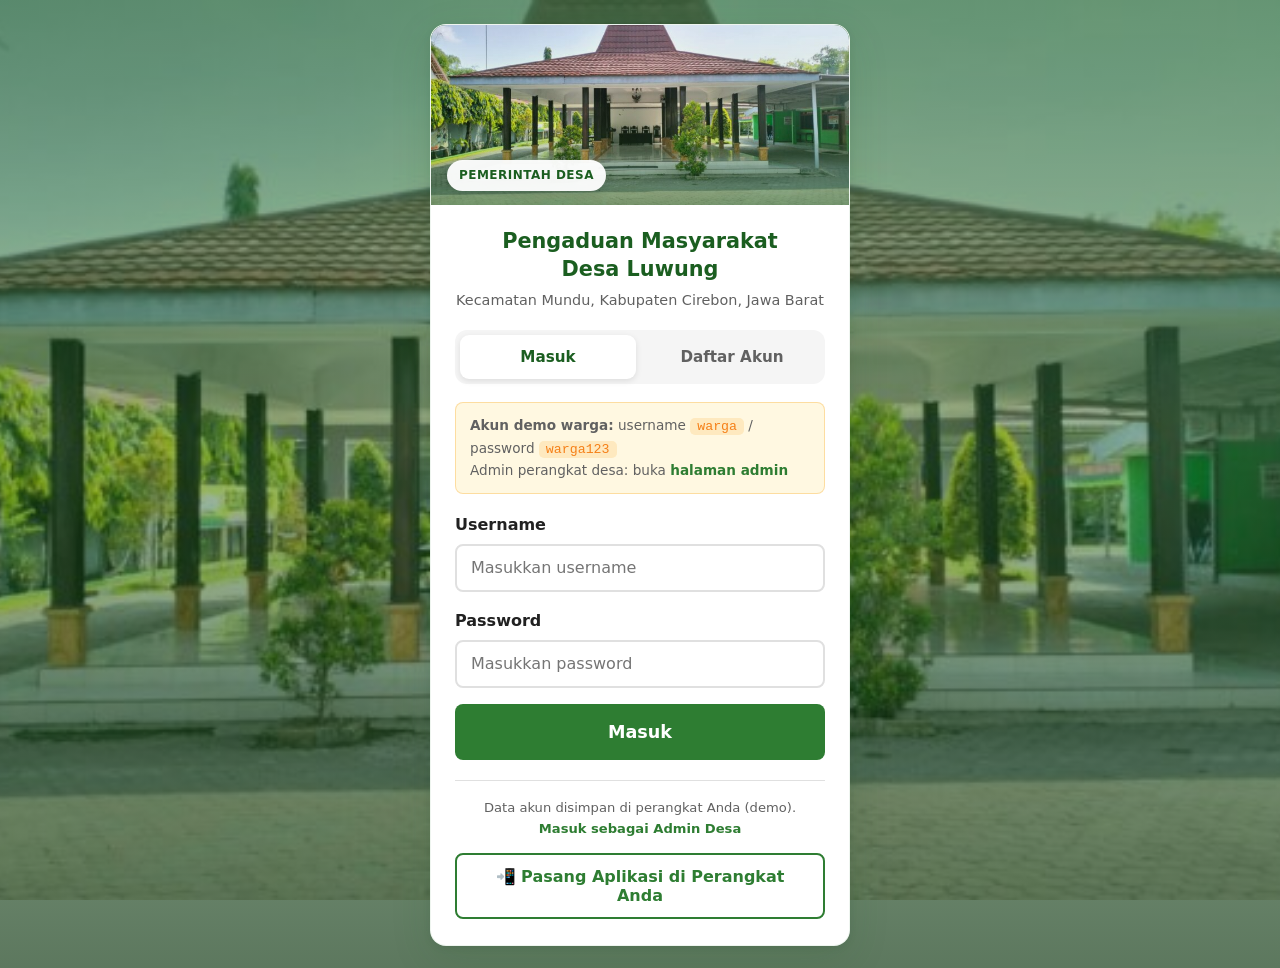
<file: index.html>
<!DOCTYPE html>
<html lang="id">
<head>
  <meta charset="UTF-8">
  <meta name="viewport" content="width=device-width, initial-scale=1, viewport-fit=cover">
  <meta name="theme-color" content="#2e7d32">
  <title>Masuk — Pengaduan Desa Luwung</title>
  <link rel="manifest" href="manifest.json">
  <link rel="icon" href="icons/icon-192.png" type="image/png">
  <link rel="apple-touch-icon" href="icons/apple-touch-icon.png">
  <meta name="mobile-web-app-capable" content="yes">
  <meta name="apple-mobile-web-app-capable" content="yes">
  <meta name="apple-mobile-web-app-status-bar-style" content="default">
  <meta name="apple-mobile-web-app-title" content="Pengaduan Luwung">
  <meta name="format-detection" content="telephone=no">
  <link rel="stylesheet" href="css/style.css">
</head>
<body>
  <div id="offlineBar" class="offline-bar" role="status"></div>
  <main class="landing">
    <div class="landing-card">
  <div class="landing-hero">
    <img
      class="landing-photo"
      src="images/image.png"
      alt="Pendopo / Balai Desa Luwung"
      width="750"
      height="375"
    >
    <div class="landing-hero-overlay"></div>
    <div class="landing-hero-caption">
      <span class="landing-badge">Pemerintah Desa</span>
    </div>
  </div>
  <div class="landing-body">
    <div class="landing-brand">
      <h1>Pengaduan Masyarakat<br>Desa Luwung</h1>
      <p>Kecamatan Mundu, Kabupaten Cirebon, Jawa Barat</p>
    </div>

      <div class="tabs" role="tablist">
        <button type="button" class="active" id="tabLogin" role="tab" aria-selected="true">Masuk</button>
        <button type="button" id="tabDaftar" role="tab" aria-selected="false">Daftar Akun</button>
      </div>

      <div class="demo-info">
        <strong>Akun demo warga:</strong> username <code>warga</code> / password <code>warga123</code><br>
        Admin perangkat desa: buka <a href="admin.html">halaman admin</a>
      </div>

      <!-- LOGIN -->
      <div class="auth-panel active" id="panelLogin">
        <form id="formLoginWarga">
          <div class="form-group">
            <label for="loginUsername">Username</label>
            <input type="text" id="loginUsername" class="form-control" required autocomplete="username" placeholder="Masukkan username">
          </div>
          <div class="form-group">
            <label for="loginPassword">Password</label>
            <input type="password" id="loginPassword" class="form-control" required autocomplete="current-password" placeholder="Masukkan password">
          </div>
          <button type="submit" class="btn btn-primary btn-block btn-lg">Masuk</button>
        </form>
      </div>

      <!-- DAFTAR -->
      <div class="auth-panel" id="panelDaftar">
        <form id="formDaftar">
          <div class="form-group">
            <label for="regNama">Nama Lengkap</label>
            <input type="text" id="regNama" class="form-control" required autocomplete="name" placeholder="Nama sesuai KTP">
          </div>
          <div class="form-group">
            <label for="regUsername">Username</label>
            <input type="text" id="regUsername" class="form-control" required autocomplete="username" placeholder="Minimal 3 karakter">
          </div>
          <div class="form-group">
            <label for="regWhatsapp">Nomor WhatsApp</label>
            <input type="tel" id="regWhatsapp" class="form-control" required inputmode="tel" placeholder="08xxxxxxxxxx">
          </div>
          <div style="display:grid;grid-template-columns:1fr 1fr;gap:12px;">
            <div class="form-group">
              <label for="regRt">RT</label>
              <input type="text" id="regRt" class="form-control" placeholder="01" maxlength="3">
            </div>
            <div class="form-group">
              <label for="regRw">RW</label>
              <input type="text" id="regRw" class="form-control" placeholder="01" maxlength="3">
            </div>
          </div>
          <div class="form-group">
            <label for="regDusun">Dusun / Blok</label>
            <input type="text" id="regDusun" class="form-control" placeholder="Contoh: Blok A">
          </div>
          <div class="form-group">
            <label for="regPassword">Password</label>
            <input type="password" id="regPassword" class="form-control" required autocomplete="new-password" placeholder="Minimal 6 karakter">
          </div>
          <div class="form-group">
            <label for="regPassword2">Konfirmasi Password</label>
            <input type="password" id="regPassword2" class="form-control" required autocomplete="new-password" placeholder="Ulangi password">
          </div>
          <button type="submit" class="btn btn-primary btn-block btn-lg">Daftar Akun</button>
        </form>
      </div>

      <div class="auth-footer">
        Data akun disimpan di perangkat Anda (demo).<br>
        <a href="admin.html">Masuk sebagai Admin Desa</a>
      </div>
  </div><!-- /landing-body -->
    </div><!-- /landing-card -->
  </main>
  <div class="toast-container" aria-live="polite"></div>
  <script src="js/storage.js"></script>
  <script src="js/app.js"></script>
  <script>
    document.addEventListener('DOMContentLoaded', function () {
      if (Storage.isUserLoggedIn()) {
        window.location.href = 'beranda.html';
        return;
      }
      LuwungApp.initLanding();
    });
  </script>
  <script src="js/platform.js"></script>
</body>
</html>
</file>
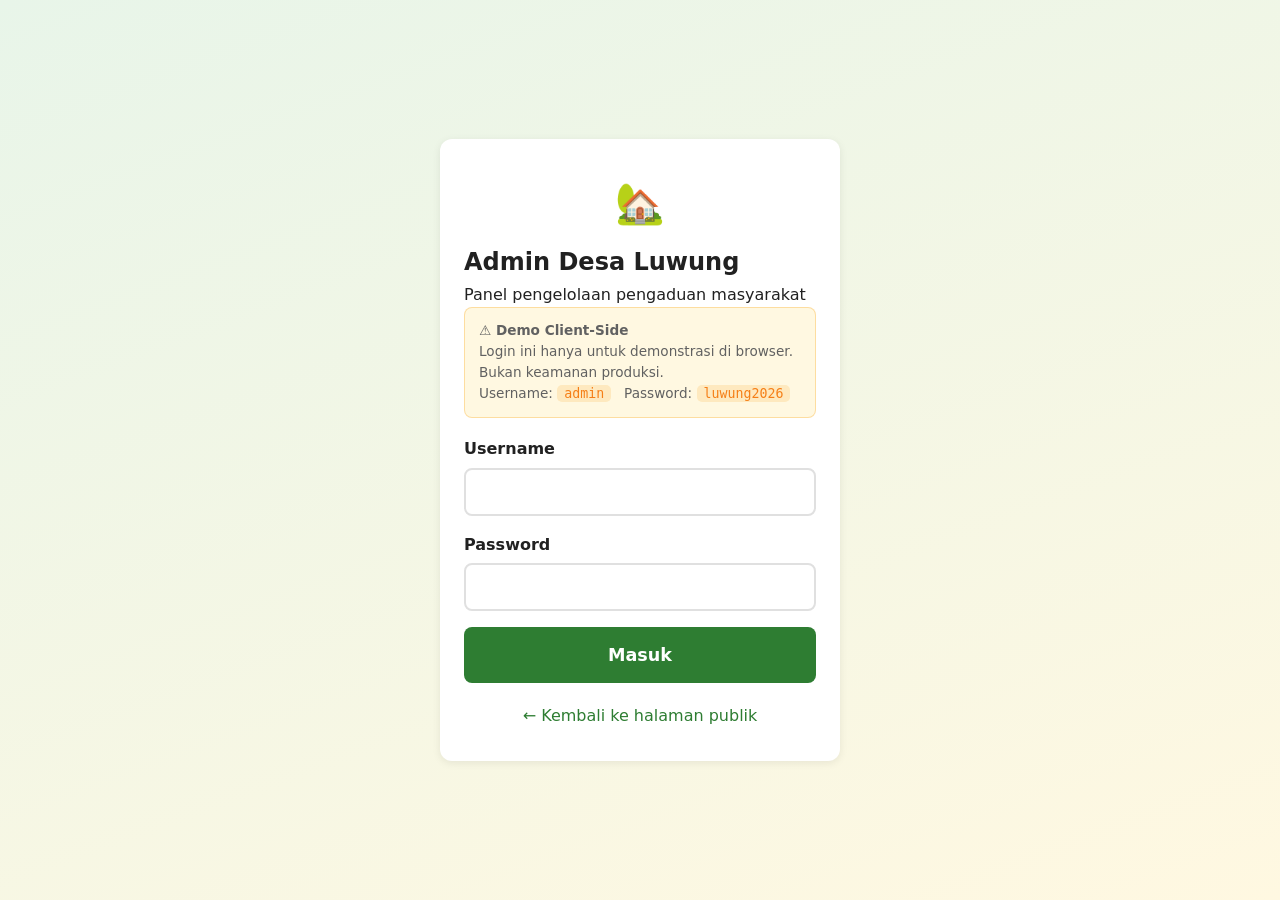
<file: admin.html>
<!DOCTYPE html>
<html lang="id">
<head>
  <meta charset="UTF-8">
  <meta name="viewport" content="width=device-width, initial-scale=1, viewport-fit=cover">
  <meta name="description" content="Panel Admin Pengaduan Desa Luwung">
  <meta name="theme-color" content="#1b5e20">
  <meta name="robots" content="noindex, nofollow">
  <title>Admin — Pengaduan Desa Luwung</title>
  <link rel="manifest" href="manifest.json">
  <link rel="icon" href="icons/icon-192.png" type="image/png">
  <link rel="apple-touch-icon" href="icons/apple-touch-icon.png">
  <meta name="mobile-web-app-capable" content="yes">
  <meta name="apple-mobile-web-app-capable" content="yes">
  <meta name="apple-mobile-web-app-status-bar-style" content="default">
  <meta name="apple-mobile-web-app-title" content="Pengaduan Luwung">
  <meta name="format-detection" content="telephone=no">
  <link rel="stylesheet" href="css/style.css">
  <style>
    .hidden { display: none !important; }
  </style>
</head>
<body class="admin-page">
  <!-- ========== LOGIN ========== -->
  <div id="loginSection" class="login-page">
    <div class="login-card">
      <div style="text-align:center; font-size:2.5rem; margin-bottom:8px;">🏡</div>
      <h1>Admin Desa Luwung</h1>
      <p class="subtitle">Panel pengelolaan pengaduan masyarakat</p>

      <div class="demo-info">
        <strong>⚠️ Demo Client-Side</strong><br>
        Login ini hanya untuk demonstrasi di browser. Bukan keamanan produksi.<br>
        Username: <code>admin</code> &nbsp; Password: <code>luwung2026</code>
      </div>

      <form id="formLogin">
        <div class="form-group">
          <label for="username">Username</label>
          <input type="text" id="username" class="form-control" required autocomplete="username">
        </div>
        <div class="form-group">
          <label for="password">Password</label>
          <input type="password" id="password" class="form-control" required autocomplete="current-password">
        </div>
        <button type="submit" class="btn btn-primary btn-block btn-lg">Masuk</button>
      </form>

      <p style="text-align:center; margin-top:20px;">
        <a href="index.html">← Kembali ke halaman publik</a>
      </p>
    </div>
  </div>

  <!-- ========== ADMIN APP ========== -->
  <div id="adminApp" class="hidden">
    <div class="sidebar-overlay" id="sidebarOverlay"></div>

    <aside class="admin-sidebar" id="adminSidebar">
      <div class="sidebar-header">
        <span style="font-size:1.5rem;">🏡</span>
        <div>
          <strong>Admin Luwung</strong><br>
          <small style="opacity:0.8;">Pengaduan Masyarakat</small>
        </div>
      </div>
      <nav>
        <a href="#dashboard" data-section="dashboard" class="active">📊 Dashboard</a>
        <a href="#pengaduan" data-section="pengaduan">📋 Daftar Pengaduan</a>
        <a href="#pengaturan" data-section="pengaturan">⚙️ Pengaturan</a>
        <a href="#backup" data-section="backup">💾 Backup & Ekspor</a>
        <a href="index.html" style="margin-top:20px; border-top:1px solid rgba(255,255,255,0.15);">🌐 Halaman Publik</a>
        <a href="#" id="btnLogout">🚪 Keluar</a>
      </nav>
    </aside>

    <div class="admin-main">
      <div class="admin-topbar">
        <div style="display:flex; align-items:center; gap:12px;">
          <button class="btn-icon" id="btnToggleSidebar" aria-label="Menu" style="background:var(--hijau-lembut); color:var(--hijau-tua);">☰</button>
          <h2 id="pageTitle" style="font-size:1.15rem; margin:0;">Dashboard</h2>
        </div>
        <div style="display:flex; gap:8px;">
          <button class="btn-icon" data-theme-toggle aria-label="Mode gelap" style="background:var(--abu-muda); color:var(--teks);">🌙</button>
        </div>
      </div>

      <div class="admin-content">
        <!-- DASHBOARD -->
        <section id="section-dashboard" class="admin-section">
          <div class="stats-grid" id="dashStats" style="margin-bottom:20px;">
            <!-- diisi JS -->
          </div>

          <div style="display:grid; grid-template-columns:1fr; gap:16px;" class="chart-row">
            <div class="chart-container">
              <h3 style="margin-bottom:12px;">Status Pengaduan</h3>
              <canvas id="chartStatus" width="300" height="200" aria-label="Grafik status"></canvas>
            </div>
            <div class="chart-container">
              <h3 style="margin-bottom:12px;">Per Kategori</h3>
              <canvas id="chartKategori" width="300" height="220" aria-label="Grafik kategori"></canvas>
            </div>
          </div>

          <h3 style="margin:20px 0 12px;">Pengaduan Terbaru</h3>
          <div id="pengaduanTerbaru"></div>
        </section>

        <!-- DAFTAR PENGADUAN -->
        <section id="section-pengaduan" class="admin-section" style="display:none;">
          <div class="filter-bar">
            <input type="search" id="filterQ" class="form-control" placeholder="Cari kode, judul, nama...">
            <select id="filterKatAdmin" class="form-control">
              <option value="">Semua Kategori</option>
            </select>
            <select id="filterStatusAdmin" class="form-control">
              <option value="">Semua Status</option>
              <option value="Baru">Baru</option>
              <option value="Diverifikasi">Diverifikasi</option>
              <option value="Diproses">Diproses</option>
              <option value="Selesai">Selesai</option>
              <option value="Ditolak">Ditolak</option>
            </select>
            <input type="text" id="filterRT" class="form-control" placeholder="RT" style="max-width:80px;">
          </div>

          <p id="tabelInfo" style="font-size:0.9rem; color:var(--teks-lembut); margin-bottom:8px;"></p>

          <div class="table-wrapper">
            <table>
              <thead>
                <tr>
                  <th>Kode</th>
                  <th>Judul</th>
                  <th>Kategori</th>
                  <th>Status</th>
                  <th>RT/RW</th>
                  <th>Tanggal</th>
                  <th>Aksi</th>
                </tr>
              </thead>
              <tbody id="tabelBody"></tbody>
            </table>
          </div>
          <div class="pagination" id="pagination"></div>
        </section>

        <!-- PENGATURAN -->
        <section id="section-pengaturan" class="admin-section" style="display:none;">
          <div class="card">
            <h3 class="card-title">Pengaturan Umum</h3>
            <form id="formPengaturan">
              <div class="form-group">
                <label for="set_namaKepalaDesa">Nama Kepala Desa</label>
                <input type="text" id="set_namaKepalaDesa" class="form-control">
              </div>
              <div class="form-group">
                <label for="set_alamatKantor">Alamat Kantor Desa</label>
                <textarea id="set_alamatKantor" class="form-control" rows="2"></textarea>
              </div>
              <div class="form-group">
                <label for="set_jamPelayanan">Jam Pelayanan</label>
                <input type="text" id="set_jamPelayanan" class="form-control">
              </div>
              <div class="form-group">
                <label for="set_telepon">Telepon</label>
                <input type="text" id="set_telepon" class="form-control">
              </div>
              <div class="form-group">
                <label for="set_whatsapp">WhatsApp (format: 628xxxxxxxxxx)</label>
                <input type="text" id="set_whatsapp" class="form-control">
              </div>
              <div class="form-group">
                <label for="set_email">Email</label>
                <input type="email" id="set_email" class="form-control">
              </div>

              <h4 style="margin:20px 0 10px;">Daftar Kategori</h4>
              <div id="daftarKategori"></div>
              <button type="button" class="btn btn-outline btn-sm" id="btnTambahKategori" style="margin-top:8px;">+ Tambah Kategori</button>

              <button type="submit" class="btn btn-primary btn-block" style="margin-top:24px;">Simpan Pengaturan</button>
            </form>
          </div>
        </section>

        <!-- BACKUP -->
        <section id="section-backup" class="admin-section" style="display:none;">
          <div class="card">
            <h3 class="card-title">Backup & Restore Data</h3>
            <p style="margin-bottom:16px; color:var(--teks-lembut);">Data saat ini disimpan di localStorage browser. Lakukan backup secara berkala.</p>
            <div style="display:flex; flex-wrap:wrap; gap:10px;">
              <button class="btn btn-primary" id="btnExportJSON">📥 Unduh Backup JSON</button>
              <button class="btn btn-outline" id="btnImportJSON">📤 Import Backup JSON</button>
              <input type="file" id="importFile" accept=".json" style="display:none;">
            </div>
          </div>

          <div class="card">
            <h3 class="card-title">Ekspor & Cetak</h3>
            <div style="display:flex; flex-wrap:wrap; gap:10px;">
              <button class="btn btn-secondary" id="btnExportCSV">📊 Ekspor CSV</button>
              <button class="btn btn-outline" id="btnPrint">🖨️ Cetak Laporan</button>
            </div>
          </div>

          <div class="card">
            <h3 class="card-title">Catatan Keterbatasan</h3>
            <ul style="padding-left:20px; color:var(--teks-lembut); font-size:0.95rem;">
              <li>Data hanya tersimpan di perangkat/browser ini.</li>
              <li>Jika cache dibersihkan atau ganti perangkat, data hilang.</li>
              <li>Login admin hanya demo client-side — bukan keamanan produksi.</li>
              <li>Untuk produksi: gunakan backend (Firebase, Google Sheets, atau REST API) dan autentikasi yang aman.</li>
            </ul>
          </div>
        </section>
      </div>
    </div>
  </div>

  <!-- Modal Detail -->
  <div class="modal-overlay" id="modalDetail" role="dialog" aria-modal="true" aria-labelledby="modalTitle">
    <div class="modal">
      <div class="modal-header">
        <h3 id="modalTitle">Detail Pengaduan</h3>
        <button class="btn-icon" id="btnCloseModal" aria-label="Tutup" style="background:var(--abu-muda); color:var(--teks);">×</button>
      </div>
      <div class="modal-body" id="modalBody"></div>
      <div class="modal-footer">
        <button class="btn btn-outline" id="btnCloseModal2" onclick="document.getElementById('modalDetail').classList.remove('show')">Tutup</button>
        <button class="btn btn-primary" id="btnSimpanStatus">Simpan Perubahan</button>
      </div>
    </div>
  </div>

  <div class="toast-container" aria-live="polite"></div>

  <script src="js/storage.js"></script>
  <script src="js/app.js"></script>
  <script src="js/admin.js"></script>
  <script src="js/platform.js"></script>
</body>
</html>
</file>
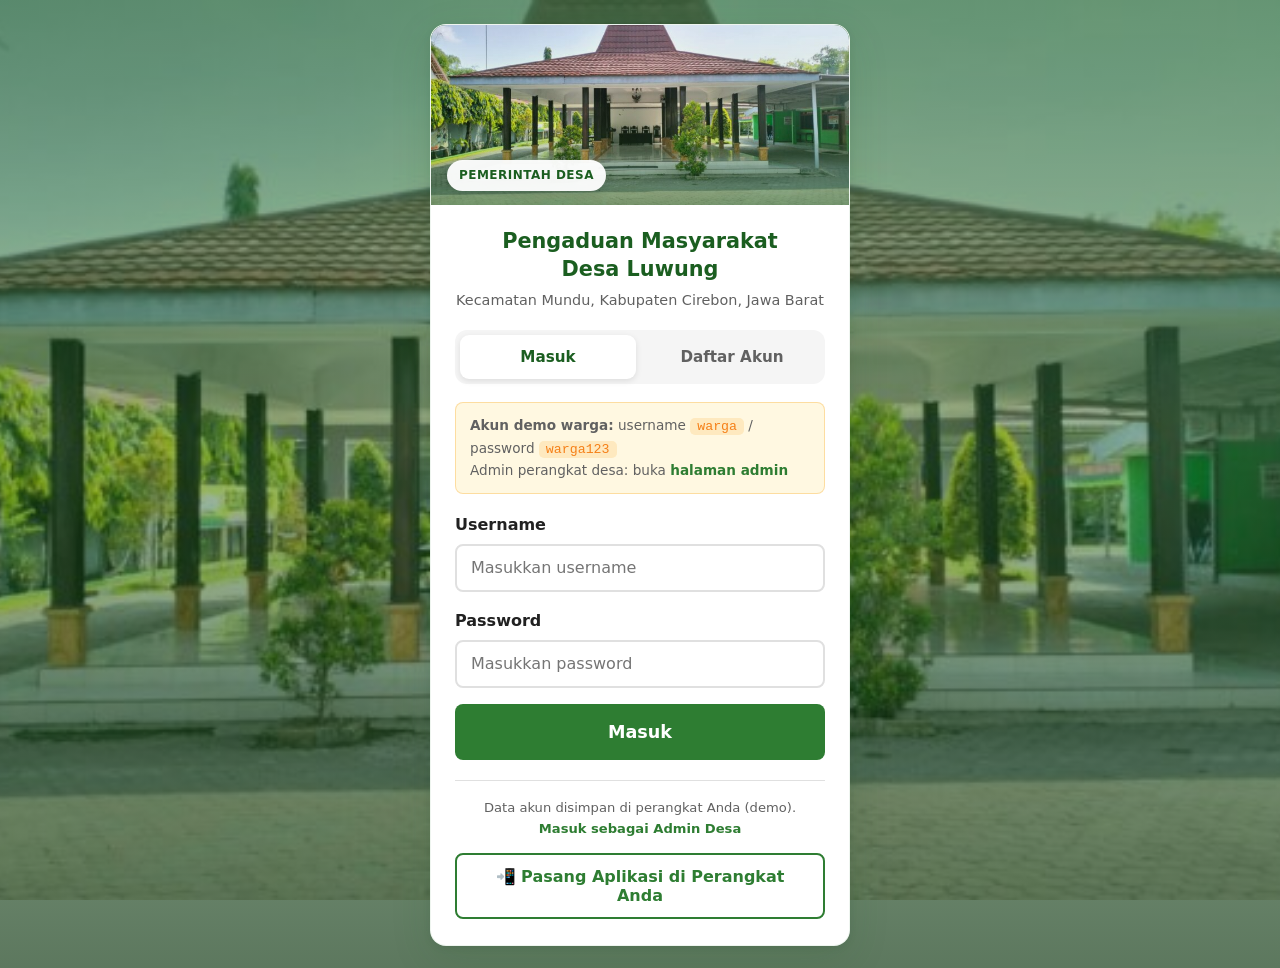
<file: beranda.html>
<!DOCTYPE html>
<html lang="id">
<head>
  <meta charset="UTF-8">
  <meta name="viewport" content="width=device-width, initial-scale=1, viewport-fit=cover">
  <meta name="theme-color" content="#2e7d32">
  <title>Beranda — Pengaduan Desa Luwung</title>
  <link rel="manifest" href="manifest.json">
  <link rel="icon" href="icons/icon-192.png" type="image/png">
  <link rel="apple-touch-icon" href="icons/apple-touch-icon.png">
  <meta name="mobile-web-app-capable" content="yes">
  <meta name="apple-mobile-web-app-capable" content="yes">
  <meta name="apple-mobile-web-app-status-bar-style" content="default">
  <meta name="apple-mobile-web-app-title" content="Pengaduan Luwung">
  <meta name="format-detection" content="telephone=no">
  <link rel="stylesheet" href="css/style.css">
</head>
<body data-page="beranda">
  <div id="offlineBar" class="offline-bar" role="status"></div>
  <div class="sidebar-overlay" id="sidebarOverlay"></div>

  <div class="app-shell">
    <aside class="app-sidebar" id="appSidebar" aria-label="Menu utama">
      <div class="sidebar-brand">
        <div class="icon">🏡</div>
        <div>
          <strong>Desa Luwung</strong>
          <small>Pengaduan Masyarakat</small>
        </div>
      </div>
      <nav>
        <a href="beranda.html" class="active"><span class="ic">🏠</span> Beranda</a>
        <a href="pengaduan.html"><span class="ic">📝</span> Buat Pengaduan</a>
        <a href="lacak.html"><span class="ic">🔍</span> Cek Status</a>
        <a href="daftar.html"><span class="ic">📋</span> Daftar Publik</a>
        <a href="profil.html"><span class="ic">ℹ️</span> Profil Desa</a>
        <a href="#" id="btnLogoutWarga"><span class="ic">🚪</span> Keluar</a>
      </nav>
      <div class="sidebar-user" id="sidebarUserInfo">—</div>
    </aside>

    <div class="app-main">
      <div class="app-topbar">
        <div style="display:flex;align-items:center;gap:10px;">
          <button type="button" class="btn-icon menu-toggle" id="btnToggleMenu" aria-label="Buka menu"
            style="background:var(--hijau-lembut);color:var(--hijau-tua);">☰</button>
          <h2 id="pageTitle">Beranda</h2>
        </div>
        <button type="button" class="btn-icon" data-theme-toggle aria-label="Mode gelap"
          style="background:var(--abu-muda);color:var(--teks);">🌙</button>
      </div>

      <div class="app-content">
        <section class="hero-photo" id="beranda">
          <img src="images/image.png" alt="Pendopo / Balai Desa Luwung" class="hero-photo-img" width="750" height="375">
          <div class="hero-photo-overlay"></div>
          <div class="hero-photo-content">
            <span class="hero-tag">🏡 Pemerintah Desa Luwung</span>
            <h1>Selamat datang</h1>
            <p id="welcomeText">Sampaikan pengaduan, aspirasi, dan saran Anda kepada Pemerintah Desa Luwung.</p>
            <div class="hero-actions">
              <a href="pengaduan.html" class="btn btn-secondary">📝 Buat Pengaduan</a>
              <a href="lacak.html" class="btn btn-light">🔍 Cek Status</a>
            </div>
          </div>
        </section>

        <div class="stats-grid stats-overlap" aria-label="Statistik pengaduan">
          <div class="stat-card"><div class="stat-number" id="statTotal">0</div><div class="stat-label">Total Masuk</div></div>
          <div class="stat-card baru"><div class="stat-number" id="statBaru">0</div><div class="stat-label">Baru</div></div>
          <div class="stat-card diproses"><div class="stat-number" id="statProses">0</div><div class="stat-label">Diproses</div></div>
          <div class="stat-card selesai"><div class="stat-number" id="statSelesai">0</div><div class="stat-label">Selesai</div></div>
        </div>

        <section class="home-section" id="cara">
          <h2 class="section-title">Cara Menyampaikan Pengaduan</h2>
          <p class="section-sub">Mudah, cepat, dan bisa dipantau kapan saja.</p>
          <div class="steps-grid">
            <article class="step-card">
              <img src="images/langkah-1.svg" alt="Mengisi formulir pengaduan" loading="lazy" width="400" height="240">
              <div class="step-body"><span class="step-num">1</span><h3>Isi Formulir</h3><p>Tulis judul, isi pengaduan, dan lampirkan foto bukti bila ada.</p></div>
            </article>
            <article class="step-card">
              <img src="images/langkah-2.svg" alt="Menerima kode tiket" loading="lazy" width="400" height="240">
              <div class="step-body"><span class="step-num">2</span><h3>Dapatkan Kode Tiket</h3><p>Setelah terkirim, simpan kode tiket untuk melacak pengaduan Anda.</p></div>
            </article>
            <article class="step-card">
              <img src="images/langkah-3.svg" alt="Memantau status pengaduan" loading="lazy" width="400" height="240">
              <div class="step-body"><span class="step-num">3</span><h3>Pantau Status</h3><p>Lihat perkembangan penanganan oleh perangkat desa di menu Cek Status.</p></div>
            </article>
          </div>
        </section>

        <section class="home-section" id="kategori-info">
          <h2 class="section-title">Jenis Pengaduan yang Dilayani</h2>
          <p class="section-sub">Pilih topik untuk langsung membuka formulir pengaduan.</p>
          <div class="kat-grid">
            <a href="pengaduan.html?kategori=Infrastruktur%20%28jalan%2C%20jembatan%2C%20drainase%29" class="kat-card"><img src="images/kat-infrastruktur.svg" alt="" loading="lazy" width="400" height="240"><span>Infrastruktur</span></a>
            <a href="pengaduan.html?kategori=Kebersihan%20%26%20Sampah" class="kat-card"><img src="images/kat-kebersihan.svg" alt="" loading="lazy" width="400" height="240"><span>Kebersihan &amp; Sampah</span></a>
            <a href="pengaduan.html?kategori=Penerangan%20Jalan" class="kat-card"><img src="images/kat-penerangan.svg" alt="" loading="lazy" width="400" height="240"><span>Penerangan Jalan</span></a>
            <a href="pengaduan.html?kategori=Air%20Bersih%20%26%20Irigasi" class="kat-card"><img src="images/kat-air.svg" alt="" loading="lazy" width="400" height="240"><span>Air Bersih &amp; Irigasi</span></a>
            <a href="pengaduan.html?kategori=Keamanan%20%26%20Ketertiban" class="kat-card"><img src="images/kat-keamanan.svg" alt="" loading="lazy" width="400" height="240"><span>Keamanan &amp; Ketertiban</span></a>
            <a href="pengaduan.html?kategori=Pelayanan%20Administrasi" class="kat-card"><img src="images/kat-administrasi.svg" alt="" loading="lazy" width="400" height="240"><span>Pelayanan Administrasi</span></a>
            <a href="pengaduan.html?kategori=Bantuan%20Sosial" class="kat-card"><img src="images/kat-bansos.svg" alt="" loading="lazy" width="400" height="240"><span>Bantuan Sosial</span></a>
            <a href="pengaduan.html?kategori=Kesehatan" class="kat-card"><img src="images/kat-kesehatan.svg" alt="" loading="lazy" width="400" height="240"><span>Kesehatan</span></a>
            <a href="pengaduan.html?kategori=Pendidikan" class="kat-card"><img src="images/kat-pendidikan.svg" alt="" loading="lazy" width="400" height="240"><span>Pendidikan</span></a>
            <a href="pengaduan.html?kategori=Lainnya" class="kat-card"><img src="images/kat-lainnya.svg" alt="" loading="lazy" width="400" height="240"><span>Lainnya</span></a>
          </div>
        </section>

        <section class="home-section" id="galeri">
          <h2 class="section-title">Sekilas Desa Luwung</h2>
          <p class="section-sub">Kecamatan Mundu, Kabupaten Cirebon, Jawa Barat.</p>
          <div class="galeri-grid">
            <figure class="galeri-item galeri-besar"><img src="images/galeri-pendopo.jpg" alt="Pendopo Balai Desa Luwung" loading="lazy" width="480" height="360"><figcaption>Pendopo Balai Desa</figcaption></figure>
            <figure class="galeri-item"><img src="images/galeri-taman.jpg" alt="Taman dan pepohonan di sisi balai desa" loading="lazy" width="480" height="360"><figcaption>Taman Balai Desa</figcaption></figure>
            <figure class="galeri-item"><img src="images/galeri-kantor.jpg" alt="Gedung kantor desa" loading="lazy" width="480" height="360"><figcaption>Kantor Desa</figcaption></figure>
            <figure class="galeri-item"><img src="images/galeri-halaman.jpg" alt="Halaman depan balai desa" loading="lazy" width="750" height="280"><figcaption>Halaman Depan</figcaption></figure>
          </div>
        </section>
      </div>
    </div>
  </div>

  <div class="toast-container" aria-live="polite"></div>
  <script src="js/storage.js"></script>
  <script src="js/app.js"></script>
  <script>
    document.addEventListener('DOMContentLoaded', function () {
      if (!Storage.requireUserOrRedirect()) return;
      LuwungApp.initAppShell();
      LuwungApp.renderBeranda();
    });
  </script>
  <script src="js/platform.js"></script>
</body>
</html>
</file>
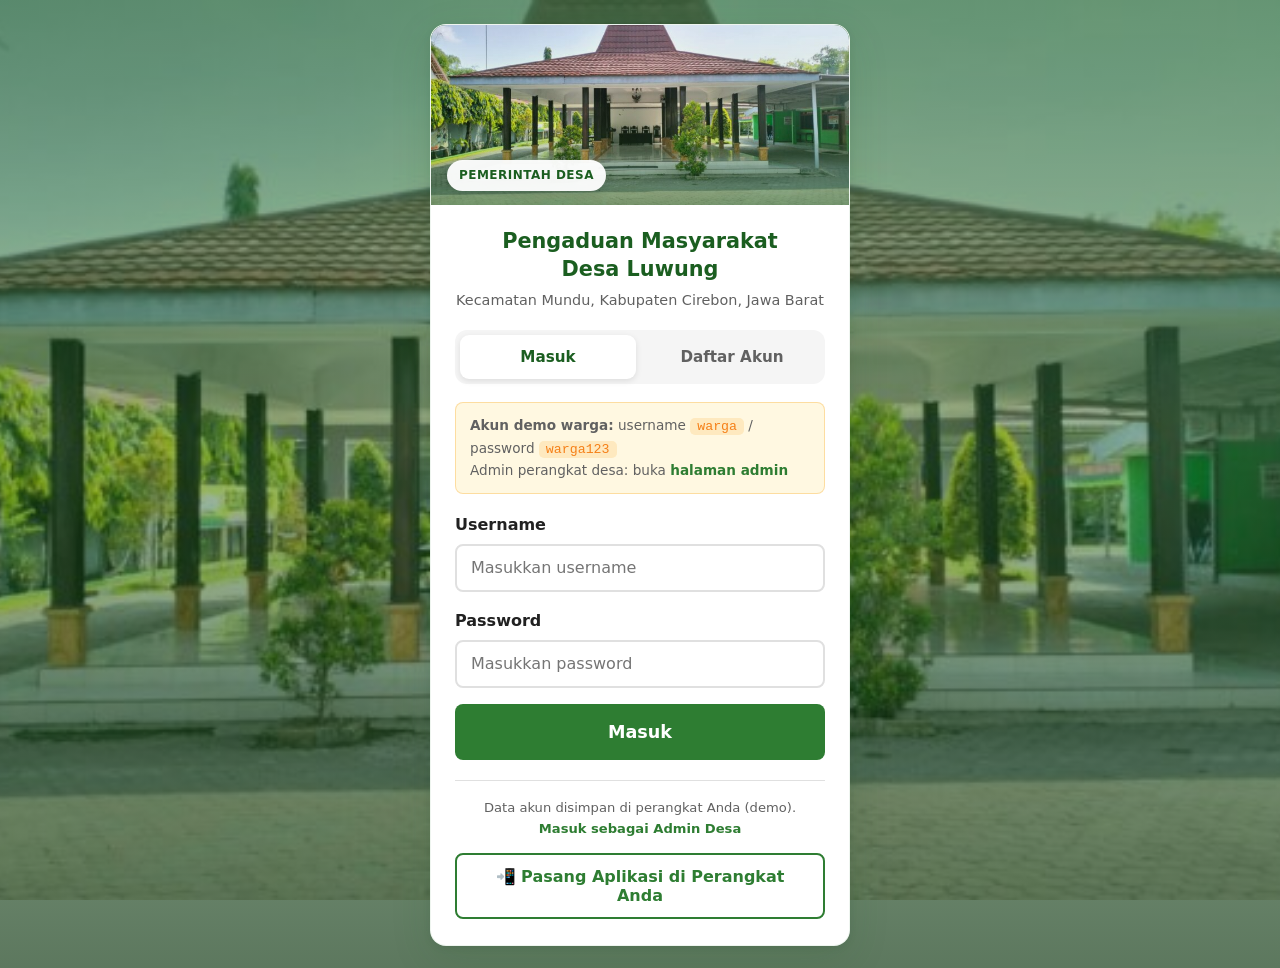
<file: daftar.html>
<!DOCTYPE html>
<html lang="id">
<head>
  <meta charset="UTF-8">
  <meta name="viewport" content="width=device-width, initial-scale=1, viewport-fit=cover">
  <meta name="theme-color" content="#2e7d32">
  <title>Daftar Publik — Pengaduan Desa Luwung</title>
  <link rel="manifest" href="manifest.json">
  <link rel="icon" href="icons/icon-192.png" type="image/png">
  <link rel="apple-touch-icon" href="icons/apple-touch-icon.png">
  <meta name="mobile-web-app-capable" content="yes">
  <meta name="apple-mobile-web-app-capable" content="yes">
  <meta name="apple-mobile-web-app-status-bar-style" content="default">
  <meta name="apple-mobile-web-app-title" content="Pengaduan Luwung">
  <meta name="format-detection" content="telephone=no">
  <link rel="stylesheet" href="css/style.css">
</head>
<body data-page="daftar">
  <div id="offlineBar" class="offline-bar" role="status"></div>
  <div class="sidebar-overlay" id="sidebarOverlay"></div>

  <div class="app-shell">
    <aside class="app-sidebar" id="appSidebar" aria-label="Menu utama">
      <div class="sidebar-brand">
        <div class="icon">🏡</div>
        <div>
          <strong>Desa Luwung</strong>
          <small>Pengaduan Masyarakat</small>
        </div>
      </div>
      <nav>
        <a href="beranda.html"><span class="ic">🏠</span> Beranda</a>
        <a href="pengaduan.html"><span class="ic">📝</span> Buat Pengaduan</a>
        <a href="lacak.html"><span class="ic">🔍</span> Cek Status</a>
        <a href="daftar.html" class="active"><span class="ic">📋</span> Daftar Publik</a>
        <a href="profil.html"><span class="ic">ℹ️</span> Profil Desa</a>
        <a href="#" id="btnLogoutWarga"><span class="ic">🚪</span> Keluar</a>
      </nav>
      <div class="sidebar-user" id="sidebarUserInfo">—</div>
    </aside>

    <div class="app-main">
      <div class="app-topbar">
        <div style="display:flex;align-items:center;gap:10px;">
          <button type="button" class="btn-icon menu-toggle" id="btnToggleMenu" aria-label="Buka menu"
            style="background:var(--hijau-lembut);color:var(--hijau-tua);">☰</button>
          <h2 id="pageTitle">Daftar Publik</h2>
        </div>
        <button type="button" class="btn-icon" data-theme-toggle aria-label="Mode gelap"
          style="background:var(--abu-muda);color:var(--teks);">🌙</button>
      </div>

      <div class="app-content">
        <section id="daftar" class="page-section">
          <h2 class="section-title">📋 Daftar Pengaduan Publik</h2>
          <p class="hint" style="margin-bottom:12px;">Tanpa data pribadi, demi transparansi.</p>
          <div class="filter-bar">
            <select id="filterKategori" class="form-control" aria-label="Filter kategori"><option value="">Semua Kategori</option></select>
            <select id="filterStatus" class="form-control" aria-label="Filter status">
              <option value="">Semua Status</option>
              <option value="Baru">Baru</option>
              <option value="Diverifikasi">Diverifikasi</option>
              <option value="Diproses">Diproses</option>
              <option value="Selesai">Selesai</option>
              <option value="Ditolak">Ditolak</option>
            </select>
          </div>
          <div id="daftarPublik"></div>
        </section>

      </div>
    </div>
  </div>

  <div class="toast-container" aria-live="polite"></div>
  <script src="js/storage.js"></script>
  <script src="js/app.js"></script>
  <script>
    document.addEventListener('DOMContentLoaded', function () {
      if (!Storage.requireUserOrRedirect()) return;
      LuwungApp.initAppShell();
      LuwungApp.initDaftarPublik();
    });
  </script>
  <script src="js/platform.js"></script>
</body>
</html>
</file>
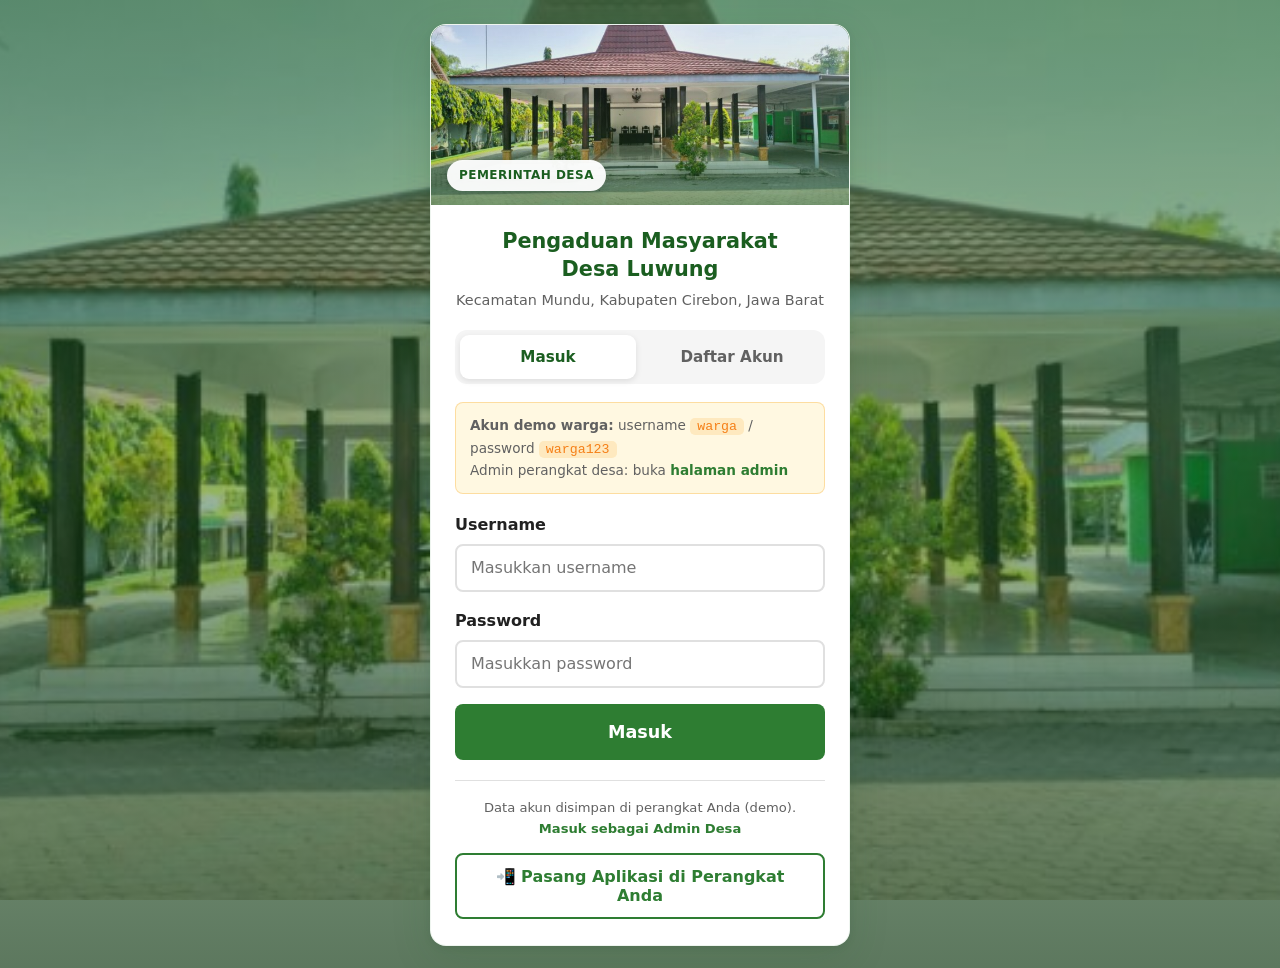
<file: lacak.html>
<!DOCTYPE html>
<html lang="id">
<head>
  <meta charset="UTF-8">
  <meta name="viewport" content="width=device-width, initial-scale=1, viewport-fit=cover">
  <meta name="theme-color" content="#2e7d32">
  <title>Cek Status — Pengaduan Desa Luwung</title>
  <link rel="manifest" href="manifest.json">
  <link rel="icon" href="icons/icon-192.png" type="image/png">
  <link rel="apple-touch-icon" href="icons/apple-touch-icon.png">
  <meta name="mobile-web-app-capable" content="yes">
  <meta name="apple-mobile-web-app-capable" content="yes">
  <meta name="apple-mobile-web-app-status-bar-style" content="default">
  <meta name="apple-mobile-web-app-title" content="Pengaduan Luwung">
  <meta name="format-detection" content="telephone=no">
  <link rel="stylesheet" href="css/style.css">
</head>
<body data-page="lacak">
  <div id="offlineBar" class="offline-bar" role="status"></div>
  <div class="sidebar-overlay" id="sidebarOverlay"></div>

  <div class="app-shell">
    <aside class="app-sidebar" id="appSidebar">
      <div class="sidebar-brand">
        <div class="icon">🏡</div>
        <div><strong>Desa Luwung</strong><small>Pengaduan Masyarakat</small></div>
      </div>
      <nav>
        <a href="beranda.html"><span class="ic">🏠</span> Beranda</a>
        <a href="pengaduan.html"><span class="ic">📝</span> Buat Pengaduan</a>
        <a href="lacak.html" class="active"><span class="ic">🔍</span> Cek Status</a>
        <a href="daftar.html"><span class="ic">📋</span> Daftar Publik</a>
        <a href="profil.html"><span class="ic">ℹ️</span> Profil Desa</a>
        <a href="#" id="btnLogoutWarga"><span class="ic">🚪</span> Keluar</a>
      </nav>
      <div class="sidebar-user" id="sidebarUserInfo">—</div>
    </aside>

    <div class="app-main">
      <div class="app-topbar">
        <div style="display:flex;align-items:center;gap:10px;">
          <button type="button" class="btn-icon menu-toggle" id="btnToggleMenu" aria-label="Buka menu"
            style="background:var(--hijau-lembut);color:var(--hijau-tua);">☰</button>
          <h2>Cek Status Pengaduan</h2>
        </div>
        <button type="button" class="btn-icon" data-theme-toggle aria-label="Mode gelap"
          style="background:var(--abu-muda);color:var(--teks);">🌙</button>
      </div>
      <div class="app-content">
        <div class="card">
          <h1 class="card-title">🔍 Cek Status Pengaduan</h1>
          <p class="hint" style="margin-bottom:16px;">Masukkan kode tiket yang Anda terima setelah mengirim pengaduan.</p>
          <form id="formLacak">
            <div class="form-group">
              <label for="kodeTiket">Kode Tiket</label>
              <input type="text" id="kodeTiket" class="form-control" placeholder="LWG-20261108-0001" required
                style="text-transform:uppercase;letter-spacing:1px;">
            </div>
            <button type="submit" class="btn btn-primary btn-block">Cari Pengaduan</button>
          </form>
        </div>
        <div id="hasilLacak" style="margin-top:16px;"></div>
      </div>
    </div>
  </div>

  <div class="toast-container" aria-live="polite"></div>
  <script src="js/storage.js"></script>
  <script src="js/app.js"></script>
  <script>
    document.addEventListener('DOMContentLoaded', function () {
      if (!Storage.requireUserOrRedirect()) return;
      LuwungApp.initAppShell();
      LuwungApp.initLacak();
    });
  </script>
  <script src="js/platform.js"></script>
</body>
</html>
</file>
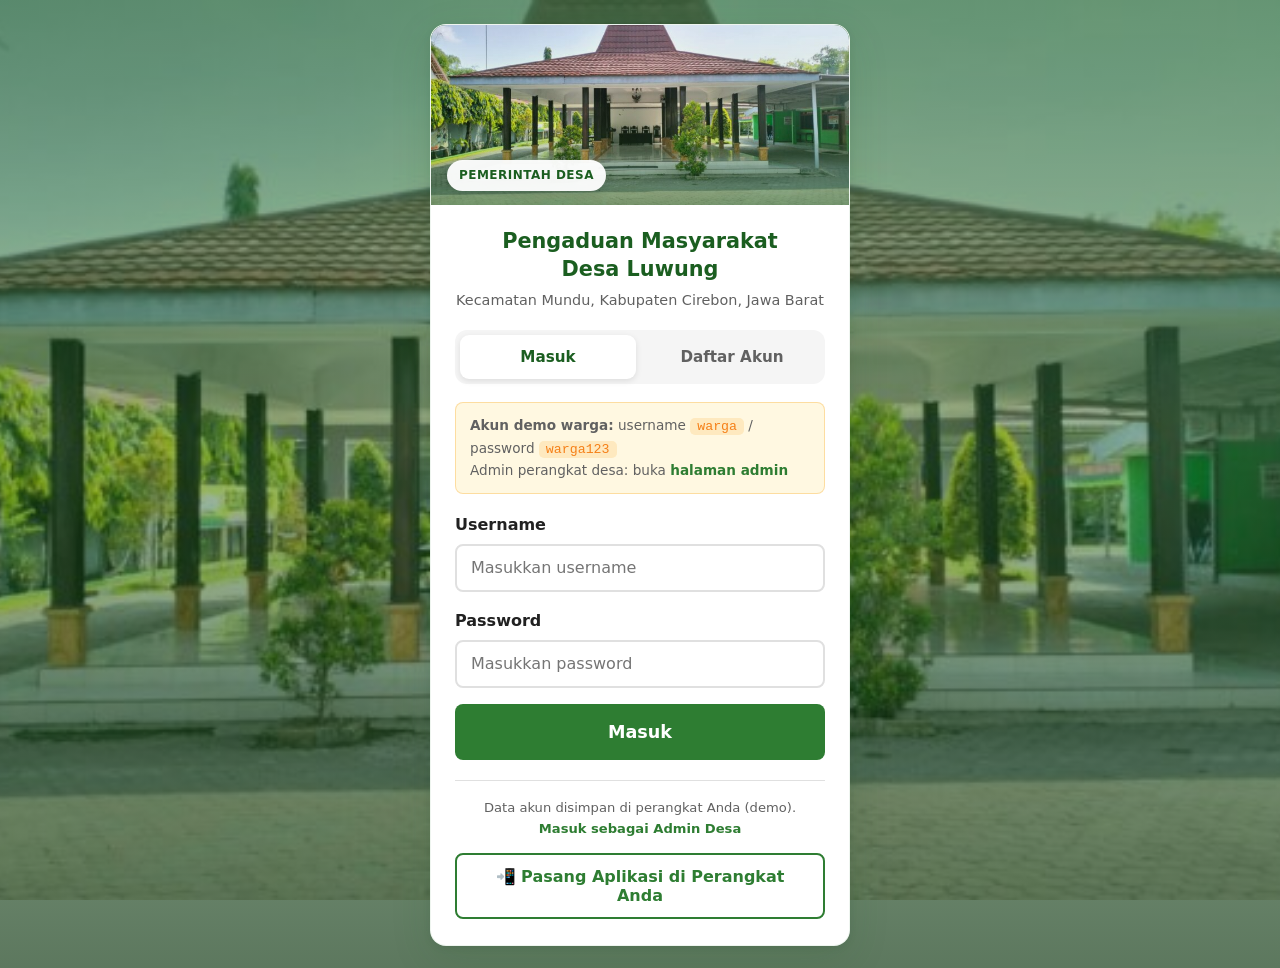
<file: pengaduan.html>
<!DOCTYPE html>
<html lang="id">
<head>
  <meta charset="UTF-8">
  <meta name="viewport" content="width=device-width, initial-scale=1, viewport-fit=cover">
  <meta name="theme-color" content="#2e7d32">
  <title>Buat Pengaduan — Pengaduan Desa Luwung</title>
  <link rel="manifest" href="manifest.json">
  <link rel="icon" href="icons/icon-192.png" type="image/png">
  <link rel="apple-touch-icon" href="icons/apple-touch-icon.png">
  <meta name="mobile-web-app-capable" content="yes">
  <meta name="apple-mobile-web-app-capable" content="yes">
  <meta name="apple-mobile-web-app-status-bar-style" content="default">
  <meta name="apple-mobile-web-app-title" content="Pengaduan Luwung">
  <meta name="format-detection" content="telephone=no">
  <link rel="stylesheet" href="css/style.css">
</head>
<body data-page="pengaduan">
  <div id="offlineBar" class="offline-bar" role="status"></div>
  <div class="sidebar-overlay" id="sidebarOverlay"></div>

  <div class="app-shell">
    <aside class="app-sidebar" id="appSidebar" aria-label="Menu utama">
      <div class="sidebar-brand">
        <div class="icon">🏡</div>
        <div>
          <strong>Desa Luwung</strong>
          <small>Pengaduan Masyarakat</small>
        </div>
      </div>
      <nav>
        <a href="beranda.html"><span class="ic">🏠</span> Beranda</a>
        <a href="pengaduan.html" class="active"><span class="ic">📝</span> Buat Pengaduan</a>
        <a href="lacak.html"><span class="ic">🔍</span> Cek Status</a>
        <a href="daftar.html"><span class="ic">📋</span> Daftar Publik</a>
        <a href="profil.html"><span class="ic">ℹ️</span> Profil Desa</a>
        <a href="#" id="btnLogoutWarga"><span class="ic">🚪</span> Keluar</a>
      </nav>
      <div class="sidebar-user" id="sidebarUserInfo">—</div>
    </aside>

    <div class="app-main">
      <div class="app-topbar">
        <div style="display:flex;align-items:center;gap:10px;">
          <button type="button" class="btn-icon menu-toggle" id="btnToggleMenu" aria-label="Buka menu"
            style="background:var(--hijau-lembut);color:var(--hijau-tua);">☰</button>
          <h2 id="pageTitle">Buat Pengaduan</h2>
        </div>
        <button type="button" class="btn-icon" data-theme-toggle aria-label="Mode gelap"
          style="background:var(--abu-muda);color:var(--teks);">🌙</button>
      </div>

      <div class="app-content">
        <section id="pengaduan" class="page-section">
          <div id="formSection">
            <div class="card">
              <h2 class="card-title">📝 Formulir Pengaduan</h2>
              <p class="hint" style="margin-bottom:16px;">Tanda * wajib diisi.</p>
              <form id="formPengaduan" novalidate>
                <div class="checkbox-group">
                  <input type="checkbox" id="anonim" name="anonim">
                  <label for="anonim">Kirim sebagai anonim</label>
                </div>
                <div class="form-group" id="namaGroup">
                  <label for="nama">Nama Lengkap</label>
                  <input type="text" id="nama" class="form-control" autocomplete="name">
                </div>
                <div class="form-group">
                  <label for="nik">NIK (opsional)</label>
                  <input type="text" id="nik" class="form-control" inputmode="numeric" maxlength="16">
                </div>
                <div class="form-group">
                  <label for="whatsapp">Nomor WhatsApp *</label>
                  <input type="tel" id="whatsapp" class="form-control" required inputmode="tel">
                  <div class="error-msg">Nomor WhatsApp wajib diisi.</div>
                </div>
                <div style="display:grid;grid-template-columns:1fr 1fr;gap:12px;">
                  <div class="form-group"><label for="rt">RT</label><input type="text" id="rt" class="form-control" maxlength="3"></div>
                  <div class="form-group"><label for="rw">RW</label><input type="text" id="rw" class="form-control" maxlength="3"></div>
                </div>
                <div class="form-group">
                  <label for="dusun">Dusun / Blok</label>
                  <input type="text" id="dusun" class="form-control">
                </div>
                <div class="form-group">
                  <label for="kategori">Kategori *</label>
                  <select id="kategori" class="form-control" required><option value="">-- Pilih Kategori --</option></select>
                  <div class="error-msg">Silakan pilih kategori.</div>
                </div>
                <div class="form-group">
                  <label for="judul">Judul Pengaduan *</label>
                  <input type="text" id="judul" class="form-control" required maxlength="120">
                  <div class="error-msg">Judul wajib diisi.</div>
                </div>
                <div class="form-group">
                  <label for="isi">Isi Pengaduan *</label>
                  <textarea id="isi" class="form-control" required rows="5"></textarea>
                  <div class="error-msg">Isi pengaduan wajib diisi.</div>
                </div>
                <div class="form-group">
                  <label for="lokasi">Lokasi Kejadian</label>
                  <input type="text" id="lokasi" class="form-control">
                </div>
                <div class="form-group">
                  <label for="tanggalKejadian">Tanggal Kejadian</label>
                  <input type="date" id="tanggalKejadian" class="form-control">
                </div>
                <div class="form-group">
                  <label>Foto Bukti (maks. 3)</label>
                  <div class="upload-area" id="uploadArea" role="button" tabindex="0">
                    <div>📷 Ketuk atau seret foto ke sini</div>
                    <div class="hint">JPG/PNG, maks. 5 MB. Dikompres otomatis.</div>
                    <input type="file" id="fotoInput" accept="image/*" multiple>
                  </div>
                  <div class="preview-fotos" id="previewFotos"></div>
                </div>
                <button type="submit" class="btn btn-primary btn-lg btn-block">Kirim Pengaduan</button>
              </form>
            </div>
          </div>
          <div id="resultSection" style="display:none;">
            <div class="ticket-box">
              <div style="font-size:2.5rem;">✅</div>
              <h2>Pengaduan Berhasil Dikirim</h2>
              <p>Simpan kode tiket berikut untuk melacak status.</p>
              <div class="ticket-code" id="ticketCode">—</div>
              <button type="button" class="btn btn-secondary" id="btnCopyTicket">📋 Salin Kode</button>
              <p style="margin-top:16px;"><a href="lacak.html" class="btn btn-outline">Cek Status Sekarang</a></p>
            </div>
          </div>
        </section>

      </div>
    </div>
  </div>

  <div class="toast-container" aria-live="polite"></div>
  <script src="js/storage.js"></script>
  <script src="js/app.js"></script>
  <script>
    document.addEventListener('DOMContentLoaded', function () {
      if (!Storage.requireUserOrRedirect()) return;
      LuwungApp.initAppShell();
      LuwungApp.initFormPengaduan();
      LuwungApp.initCopyTicket();
      var kat = new URLSearchParams(window.location.search).get('kategori');
      var sel = document.getElementById('kategori');
      if (kat && sel) { for (var i = 0; i < sel.options.length; i++) { if (sel.options[i].value === kat) { sel.value = kat; break; } } }
    });
  </script>
  <script src="js/platform.js"></script>
</body>
</html>
</file>
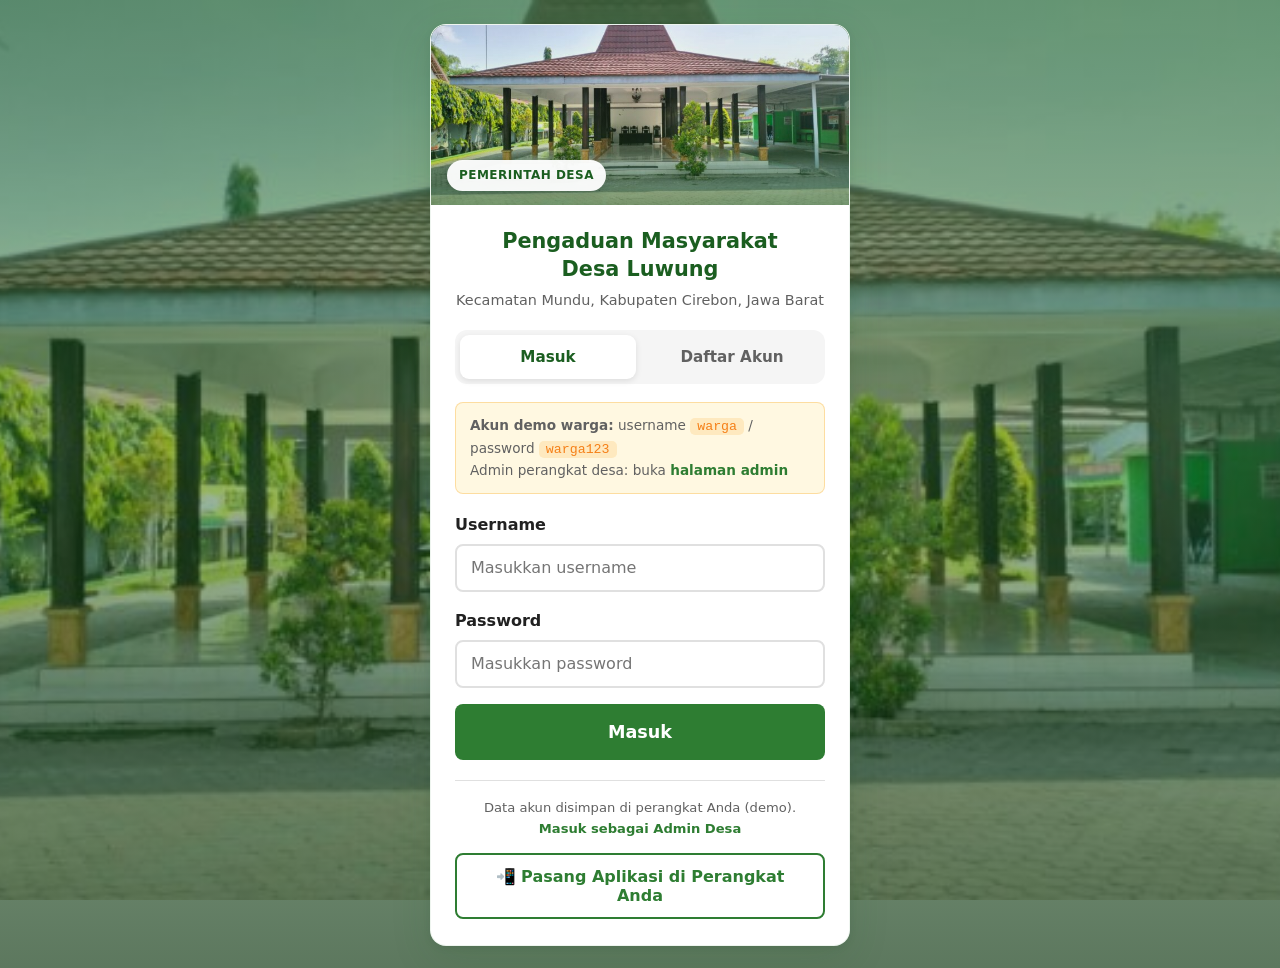
<file: profil.html>
<!DOCTYPE html>
<html lang="id">
<head>
  <meta charset="UTF-8">
  <meta name="viewport" content="width=device-width, initial-scale=1, viewport-fit=cover">
  <meta name="theme-color" content="#2e7d32">
  <title>Profil Desa — Pengaduan Desa Luwung</title>
  <link rel="manifest" href="manifest.json">
  <link rel="icon" href="icons/icon-192.png" type="image/png">
  <link rel="apple-touch-icon" href="icons/apple-touch-icon.png">
  <meta name="mobile-web-app-capable" content="yes">
  <meta name="apple-mobile-web-app-capable" content="yes">
  <meta name="apple-mobile-web-app-status-bar-style" content="default">
  <meta name="apple-mobile-web-app-title" content="Pengaduan Luwung">
  <meta name="format-detection" content="telephone=no">
  <link rel="stylesheet" href="css/style.css">
</head>
<body data-page="profil">
  <div id="offlineBar" class="offline-bar" role="status"></div>
  <div class="sidebar-overlay" id="sidebarOverlay"></div>

  <div class="app-shell">
    <aside class="app-sidebar" id="appSidebar" aria-label="Menu utama">
      <div class="sidebar-brand">
        <div class="icon">🏡</div>
        <div>
          <strong>Desa Luwung</strong>
          <small>Pengaduan Masyarakat</small>
        </div>
      </div>
      <nav>
        <a href="beranda.html"><span class="ic">🏠</span> Beranda</a>
        <a href="pengaduan.html"><span class="ic">📝</span> Buat Pengaduan</a>
        <a href="lacak.html"><span class="ic">🔍</span> Cek Status</a>
        <a href="daftar.html"><span class="ic">📋</span> Daftar Publik</a>
        <a href="profil.html" class="active"><span class="ic">ℹ️</span> Profil Desa</a>
        <a href="#" id="btnLogoutWarga"><span class="ic">🚪</span> Keluar</a>
      </nav>
      <div class="sidebar-user" id="sidebarUserInfo">—</div>
    </aside>

    <div class="app-main">
      <div class="app-topbar">
        <div style="display:flex;align-items:center;gap:10px;">
          <button type="button" class="btn-icon menu-toggle" id="btnToggleMenu" aria-label="Buka menu"
            style="background:var(--hijau-lembut);color:var(--hijau-tua);">☰</button>
          <h2 id="pageTitle">Profil Desa</h2>
        </div>
        <button type="button" class="btn-icon" data-theme-toggle aria-label="Mode gelap"
          style="background:var(--abu-muda);color:var(--teks);">🌙</button>
      </div>

      <div class="app-content">
        <section id="profil" class="page-section">
          <h2 class="section-title">🏡 Profil Desa &amp; Kontak</h2>
          <div id="profilContent"></div>
        </section>
      </div>
    </div>
  </div>

  <div class="toast-container" aria-live="polite"></div>
  <script src="js/storage.js"></script>
  <script src="js/app.js"></script>
  <script>
    document.addEventListener('DOMContentLoaded', function () {
      if (!Storage.requireUserOrRedirect()) return;
      LuwungApp.initAppShell();
      LuwungApp.renderProfil();
    });
  </script>
  <script src="js/platform.js"></script>
</body>
</html>
</file>
<file: css/style.css>
/* Platform Pengaduan Desa Luwung — layout sidebar kiri */
:root {
  --hijau-tua: #1b5e20; --hijau: #2e7d32; --hijau-muda: #4caf50; --hijau-lembut: #e8f5e9;
  --emas: #f9a825; --emas-tua: #f57f17; --kuning-lembut: #fff8e1;
  --biru: #1565c0; --merah: #c62828; --oranye: #ef6c00;
  --abu: #616161; --abu-muda: #f5f5f5; --putih: #ffffff; --hitam: #212121;
  --teks: #212121; --teks-lembut: #616161; --border: #e0e0e0;
  --shadow: 0 2px 8px rgba(0,0,0,.08); --radius: 12px; --radius-sm: 8px;
  --font: 'Segoe UI', system-ui, -apple-system, Roboto, sans-serif;
  --sidebar-w: 260px;
}
[data-theme="dark"] {
  --hijau-tua: #81c784; --hijau: #66bb6a; --hijau-muda: #a5d6a7; --hijau-lembut: #1b3a1e;
  --emas: #ffd54f; --emas-tua: #ffb300; --kuning-lembut: #3e2723;
  --biru: #64b5f6; --merah: #ef5350; --oranye: #ffb74d;
  --abu: #b0b0b0; --abu-muda: #2c2c2c; --putih: #1e1e1e; --hitam: #f5f5f5;
  --teks: #f5f5f5; --teks-lembut: #b0b0b0; --border: #424242;
  --shadow: 0 2px 8px rgba(0,0,0,.3);
}
*, *::before, *::after { box-sizing: border-box; margin: 0; padding: 0; }
html { font-size: 16px; }
body { font-family: var(--font); background: var(--abu-muda); color: var(--teks); line-height: 1.6; min-height: 100vh; }
h1 { font-size: 1.5rem; } h2 { font-size: 1.25rem; } h3 { font-size: 1.1rem; }
a { color: var(--hijau); text-decoration: none; }
a:hover { text-decoration: underline; }
.container { width: 100%; max-width: 1100px; margin: 0 auto; padding: 0 16px; }

.btn { display: inline-flex; align-items: center; justify-content: center; gap: 8px; padding: 12px 20px;
  border: none; border-radius: var(--radius-sm); font-size: 1rem; font-weight: 600; cursor: pointer;
  transition: .2s; min-height: 48px; text-decoration: none; font-family: inherit; }
.btn-primary { background: var(--hijau); color: #fff; }
.btn-primary:hover { background: var(--hijau-tua); }
.btn-secondary { background: var(--emas); color: #212121; }
.btn-outline { background: transparent; border: 2px solid var(--hijau); color: var(--hijau); }
.btn-danger { background: var(--merah); color: #fff; }
.btn-block { width: 100%; }
.btn-lg { padding: 16px 28px; font-size: 1.1rem; min-height: 56px; }
.btn-sm { padding: 8px 14px; font-size: .9rem; min-height: 36px; }
.btn-icon { background: rgba(255,255,255,.15); border: none; color: inherit; width: 40px; height: 40px;
  border-radius: 50%; cursor: pointer; display: flex; align-items: center; justify-content: center; font-size: 1.2rem; }

.card { background: var(--putih); border-radius: var(--radius); box-shadow: var(--shadow); padding: 20px; margin-bottom: 16px; }
.card-title { font-size: 1.15rem; margin-bottom: 12px; color: var(--hijau-tua); }

.form-group { margin-bottom: 16px; }
.form-group label { display: block; font-weight: 600; margin-bottom: 6px; }
.form-control { width: 100%; padding: 12px 14px; border: 2px solid var(--border); border-radius: var(--radius-sm);
  font-size: 1rem; font-family: inherit; background: var(--putih); color: var(--teks); min-height: 48px; }
.form-control:focus { outline: none; border-color: var(--hijau); box-shadow: 0 0 0 3px rgba(46,125,50,.2); }
.form-control.is-invalid { border-color: var(--merah); }
.error-msg { color: var(--merah); font-size: .85rem; margin-top: 4px; display: none; }
.form-group.has-error .error-msg { display: block; }
.hint { font-size: .85rem; color: var(--teks-lembut); margin-top: 4px; }
textarea.form-control { min-height: 120px; resize: vertical; }
select.form-control { appearance: none; background-image: url("data:image/svg+xml,%3Csvg xmlns='http://www.w3.org/2000/svg' width='12' height='12' fill='%23616161' viewBox='0 0 16 16'%3E%3Cpath d='M8 11L3 6h10l-5 5z'/%3E%3C/svg%3E");
  background-repeat: no-repeat; background-position: right 14px center; padding-right: 36px; }
.checkbox-group { display: flex; align-items: flex-start; gap: 10px; margin-bottom: 16px; }
.checkbox-group input { width: 22px; height: 22px; margin-top: 2px; accent-color: var(--hijau); }

/* ===== LANDING ===== */
.landing {
  min-height: 100vh;
  display: flex;
  align-items: center;
  justify-content: center;
  background:
    linear-gradient(rgba(27,94,32,.62) 0%, rgba(27,94,32,.42) 45%, rgba(20,60,22,.68) 100%),
    url("../images/image.png") center / cover no-repeat fixed;
  padding: 24px 16px;
}

.landing-card {
  background: var(--putih);
  border-radius: 16px;
  box-shadow: 0 12px 40px rgba(27, 94, 32, 0.14), 0 2px 8px rgba(0,0,0,.06);
  width: 100%;
  max-width: 420px;
  padding: 0;
  overflow: hidden;
  border: 1px solid rgba(46, 125, 50, 0.08);
}

.landing-hero {
  position: relative;
  width: 100%;
  height: 180px;
  overflow: hidden;
  background: #1b5e20;
}

.landing-photo {
  width: 100%;
  height: 100%;
  object-fit: cover;
  object-position: center 55%;
  display: block;
}

.landing-hero-overlay {
  position: absolute;
  inset: 0;
  background: linear-gradient(
    to top,
    rgba(27, 94, 32, 0.55) 0%,
    rgba(27, 94, 32, 0.15) 45%,
    rgba(0, 0, 0, 0.05) 100%
  );
  pointer-events: none;
}

.landing-hero-caption {
  position: absolute;
  left: 16px;
  bottom: 14px;
  z-index: 1;
}

.landing-badge {
  display: inline-block;
  background: rgba(255, 255, 255, 0.95);
  color: #1b5e20;
  font-size: 0.75rem;
  font-weight: 700;
  letter-spacing: 0.04em;
  text-transform: uppercase;
  padding: 6px 12px;
  border-radius: 999px;
  box-shadow: 0 2px 8px rgba(0,0,0,.12);
}

/* ===== Tabs Masuk / Daftar ===== */
.tabs {
  display: flex;
  gap: 8px;
  background: var(--abu-muda);
  border-radius: var(--radius);
  padding: 5px;
  margin-bottom: 18px;
}
.tabs button {
  flex: 1;
  padding: 11px 12px;
  border: none;
  border-radius: 9px;
  background: transparent;
  font-size: 0.95rem;
  font-weight: 600;
  font-family: inherit;
  color: var(--teks-lembut);
  cursor: pointer;
  transition: .2s;
  min-height: 44px;
}
.tabs button.active {
  background: var(--putih);
  color: var(--hijau-tua);
  box-shadow: 0 2px 6px rgba(0,0,0,.10);
}

/* ===== Panel Login / Daftar ===== */
.auth-panel { display: none; }
.auth-panel.active { display: block; animation: fadeSlide .25s ease; }
@keyframes fadeSlide {
  from { opacity: 0; transform: translateY(6px); }
  to   { opacity: 1; transform: translateY(0); }
}

/* ===== Info demo ===== */
.demo-info {
  background: var(--kuning-lembut);
  border: 1px solid rgba(249,168,37,.35);
  border-radius: var(--radius-sm);
  padding: 12px 14px;
  font-size: 0.85rem;
  color: var(--teks-lembut);
  line-height: 1.55;
  margin-bottom: 18px;
}
.demo-info code {
  background: rgba(249,168,37,.18);
  color: var(--emas-tua);
  padding: 1px 7px;
  border-radius: 5px;
  font-size: 0.83rem;
}
.demo-info a { color: var(--hijau); font-weight: 600; }

/* ===== Footer auth ===== */
.auth-footer {
  text-align: center;
  font-size: 0.82rem;
  color: var(--teks-lembut);
  margin-top: 20px;
  padding-top: 16px;
  border-top: 1px solid var(--border);
  line-height: 1.6;
}
.auth-footer a { color: var(--hijau); font-weight: 600; }


.landing-body {
  padding: 22px 24px 26px;
}

.landing-brand {
  text-align: center;
  margin-bottom: 18px;
}

.landing-brand h1 {
  color: var(--hijau-tua);
  font-size: 1.3rem;
  line-height: 1.35;
  font-weight: 700;
  margin-bottom: 6px;
}

.landing-brand p {
  color: var(--teks-lembut);
  font-size: 0.9rem;
}
/* ===== APP LAYOUT: SIDEBAR KIRI ===== */
.app-shell { display: flex; min-height: 100vh; }
.app-sidebar {
  width: var(--sidebar-w); background: var(--hijau-tua); color: #fff;
  position: fixed; top: 0; left: 0; bottom: 0; z-index: 300;
  display: flex; flex-direction: column; overflow-y: auto;
  transform: translateX(-100%); transition: transform .25s ease;
}
.app-sidebar.open { transform: translateX(0); }
.sidebar-brand {
  padding: 20px 16px; border-bottom: 1px solid rgba(255,255,255,.15);
  display: flex; align-items: center; gap: 10px;
}
.sidebar-brand .icon {
  width: 42px; height: 42px; border-radius: 50%; background: var(--emas);
  display: flex; align-items: center; justify-content: center; font-size: 1.3rem; flex-shrink: 0;
}
.sidebar-brand strong { display: block; font-size: 1rem; }
.sidebar-brand small { opacity: .85; font-size: .8rem; }
.app-sidebar nav { padding: 12px 0; flex: 1; }
.app-sidebar nav a {
  display: flex; align-items: center; gap: 12px; padding: 13px 20px;
  color: rgba(255,255,255,.88); text-decoration: none; font-weight: 500; transition: background .15s;
}
.app-sidebar nav a:hover, .app-sidebar nav a.active { background: rgba(255,255,255,.15); color: #fff; text-decoration: none; }
.app-sidebar nav a span.ic { font-size: 1.2rem; width: 24px; text-align: center; }
.sidebar-user {
  padding: 14px 16px; border-top: 1px solid rgba(255,255,255,.15); font-size: .9rem;
}
.sidebar-overlay { display: none; position: fixed; inset: 0; background: rgba(0,0,0,.4); z-index: 250; }
.sidebar-overlay.show { display: block; }

.app-main { flex: 1; margin-left: 0; min-height: 100vh; display: flex; flex-direction: column; }
.app-topbar {
  background: var(--putih); padding: 12px 16px; display: flex; align-items: center; justify-content: space-between;
  box-shadow: var(--shadow); position: sticky; top: 0; z-index: 100; gap: 12px;
}
.app-topbar h2 { font-size: 1.1rem; margin: 0; }
.app-content { padding: 20px 16px 40px; flex: 1; }

.stats-grid { display: grid; grid-template-columns: repeat(2, 1fr); gap: 12px; margin: 16px 0; }
.stat-card {
  background: var(--putih); border-radius: var(--radius); padding: 16px; text-align: center;
  box-shadow: var(--shadow); border-top: 4px solid var(--hijau);
}
.stat-card.baru { border-color: var(--biru); }
.stat-card.diproses { border-color: var(--oranye); }
.stat-card.selesai { border-color: var(--hijau-muda); }
.stat-number { font-size: 1.8rem; font-weight: 700; color: var(--hijau-tua); }
.stat-label { font-size: .85rem; color: var(--teks-lembut); margin-top: 4px; }

.hero-box {
  background: linear-gradient(160deg, var(--hijau-lembut), var(--kuning-lembut));
  border-radius: var(--radius); padding: 24px; margin-bottom: 16px;
}
.hero-box h1 { color: var(--hijau-tua); margin-bottom: 8px; }
.hero-box p { color: var(--teks-lembut); margin-bottom: 16px; }
.hero-actions { display: flex; flex-wrap: wrap; gap: 10px; }

.badge { display: inline-block; padding: 4px 10px; border-radius: 20px; font-size: .8rem; font-weight: 600; }
.badge-baru { background: #e3f2fd; color: #1565c0; }
.badge-diverifikasi { background: #fff3e0; color: #ef6c00; }
.badge-diproses { background: #fff8e1; color: #f9a825; }
.badge-selesai { background: #e8f5e9; color: #2e7d32; }
.badge-ditolak { background: #ffebee; color: #c62828; }

.list-item { background: var(--putih); border-radius: var(--radius); padding: 16px; margin-bottom: 12px; box-shadow: var(--shadow); }
.list-item-header { display: flex; justify-content: space-between; align-items: flex-start; gap: 10px; margin-bottom: 8px; }
.list-item-title { font-weight: 600; }
.list-item-meta { font-size: .85rem; color: var(--teks-lembut); display: flex; flex-wrap: wrap; gap: 8px; }

.filter-bar { display: flex; flex-wrap: wrap; gap: 10px; margin-bottom: 16px; }
.filter-bar .form-control { flex: 1; min-width: 140px; }

.upload-area {
  border: 2px dashed var(--border); border-radius: var(--radius); padding: 20px; text-align: center;
  background: var(--abu-muda); cursor: pointer;
}
.upload-area:hover { border-color: var(--hijau); background: var(--hijau-lembut); }
.upload-area input { display: none; }
.preview-fotos { display: flex; flex-wrap: wrap; gap: 10px; margin-top: 12px; }
.preview-item { position: relative; width: 90px; height: 90px; border-radius: var(--radius-sm); overflow: hidden; }
.preview-item img { width: 100%; height: 100%; object-fit: cover; }
.preview-item .btn-remove {
  position: absolute; top: 4px; right: 4px; width: 24px; height: 24px; border-radius: 50%;
  background: var(--merah); color: #fff; border: none; cursor: pointer;
}

.ticket-box {
  background: linear-gradient(135deg, var(--hijau-lembut), var(--kuning-lembut));
  border: 2px dashed var(--hijau); border-radius: var(--radius); padding: 24px; text-align: center; margin: 20px 0;
}
.ticket-code { font-size: 1.4rem; font-weight: 700; letter-spacing: 1px; color: var(--hijau-tua); margin: 12px 0; word-break: break-all; }

.timeline { position: relative; padding-left: 28px; margin: 16px 0; }
.timeline::before { content: ''; position: absolute; left: 9px; top: 4px; bottom: 4px; width: 3px; background: var(--border); }
.timeline-item { position: relative; margin-bottom: 20px; }
.timeline-item::before {
  content: ''; position: absolute; left: -23px; top: 4px; width: 14px; height: 14px; border-radius: 50%;
  background: var(--hijau); border: 3px solid var(--putih); box-shadow: 0 0 0 2px var(--hijau);
}
.timeline-time { font-size: .8rem; color: var(--teks-lembut); }
.timeline-status { font-weight: 600; color: var(--hijau-tua); }

.toast-container { position: fixed; top: 70px; left: 50%; transform: translateX(-50%); z-index: 9999; width: 90%; max-width: 400px; pointer-events: none; }
.toast {
  background: var(--hijau-tua); color: #fff; padding: 14px 18px; border-radius: var(--radius-sm);
  margin-bottom: 10px; box-shadow: var(--shadow); pointer-events: auto; animation: slideDown .3s ease;
}
.toast.error { background: var(--merah); }
.toast.warning { background: var(--oranye); }
@keyframes slideDown { from { opacity: 0; transform: translateY(-20px); } to { opacity: 1; transform: translateY(0); } }

.empty-state { text-align: center; padding: 40px 20px; color: var(--teks-lembut); }
.loading { display: inline-block; width: 20px; height: 20px; border: 3px solid rgba(255,255,255,.3);
  border-radius: 50%; border-top-color: #fff; animation: spin .8s linear infinite; }
@keyframes spin { to { transform: rotate(360deg); } }

.offline-bar { display: none; background: var(--oranye); color: #fff; text-align: center; padding: 6px; font-size: .9rem; }
.offline-bar.show { display: block; }

/* Admin (reuse) */
.admin-page { padding-bottom: 0; }
.login-page { min-height: 100vh; display: flex; align-items: center; justify-content: center;
  background: linear-gradient(160deg, var(--hijau-lembut), var(--kuning-lembut)); padding: 20px; }
.login-card { background: var(--putih); border-radius: var(--radius); padding: 32px 24px; width: 100%; max-width: 400px; box-shadow: var(--shadow); }
.hidden { display: none !important; }
.admin-layout { display: flex; min-height: 100vh; }
.admin-sidebar {
  width: 260px; background: var(--hijau-tua); color: #fff; position: fixed; top: 0; left: 0; bottom: 0;
  overflow-y: auto; z-index: 300; transform: translateX(-100%); transition: transform .3s;
}
.admin-sidebar.open { transform: translateX(0); }
.admin-sidebar .sidebar-header { padding: 20px 16px; border-bottom: 1px solid rgba(255,255,255,.15); display: flex; align-items: center; gap: 10px; }
.admin-sidebar nav a { display: flex; align-items: center; gap: 12px; padding: 14px 20px; color: rgba(255,255,255,.85); text-decoration: none; font-weight: 500; }
.admin-sidebar nav a:hover, .admin-sidebar nav a.active { background: rgba(255,255,255,.15); color: #fff; }
.admin-main { flex: 1; margin-left: 0; min-height: 100vh; background: var(--abu-muda); }
.admin-topbar { background: var(--putih); padding: 12px 20px; display: flex; align-items: center; justify-content: space-between; box-shadow: var(--shadow); position: sticky; top: 0; z-index: 100; }
.admin-content { padding: 20px 16px; }
.table-wrapper { overflow-x: auto; background: var(--putih); border-radius: var(--radius); box-shadow: var(--shadow); }
table { width: 100%; border-collapse: collapse; font-size: .9rem; }
th, td { padding: 12px 14px; text-align: left; border-bottom: 1px solid var(--border); }
th { background: var(--hijau-lembut); font-weight: 600; color: var(--hijau-tua); white-space: nowrap; }
.pagination { display: flex; justify-content: center; gap: 6px; margin-top: 16px; flex-wrap: wrap; }
.pagination button { min-width: 40px; height: 40px; border: 1px solid var(--border); background: var(--putih); border-radius: var(--radius-sm); cursor: pointer; }
.pagination button.active, .pagination button:hover { background: var(--hijau); color: #fff; border-color: var(--hijau); }
.chart-container { background: var(--putih); border-radius: var(--radius); padding: 16px; margin-bottom: 16px; box-shadow: var(--shadow); }
.modal-overlay { display: none; position: fixed; inset: 0; background: rgba(0,0,0,.5); z-index: 500; align-items: center; justify-content: center; padding: 16px; }
.modal-overlay.show { display: flex; }
.modal { background: var(--putih); border-radius: var(--radius); width: 100%; max-width: 600px; max-height: 90vh; overflow-y: auto; }
.modal-header { padding: 16px 20px; border-bottom: 1px solid var(--border); display: flex; justify-content: space-between; align-items: center; position: sticky; top: 0; background: var(--putih); }
.modal-body { padding: 20px; }
.modal-footer { padding: 12px 20px; border-top: 1px solid var(--border); display: flex; gap: 10px; justify-content: flex-end; flex-wrap: wrap; }
.foto-grid { display: flex; flex-wrap: wrap; gap: 10px; margin-top: 10px; }
.foto-grid img { width: 100px; height: 100px; object-fit: cover; border-radius: var(--radius-sm); cursor: pointer; }

@media (min-width: 768px) {
  .app-sidebar { transform: translateX(0); }
  .app-main { margin-left: var(--sidebar-w); }
  .admin-sidebar { transform: translateX(0); }
  .admin-main { margin-left: 260px; }
  .stats-grid { grid-template-columns: repeat(4, 1fr); }
  .menu-toggle { display: none !important; }
}

/* Halaman terpisah (pengaduan, daftar, profil) */
.page-section { margin-top: 0; }
.page-section > .section-title { margin-bottom: 12px; }

/* ===== BERANDA: hero foto, langkah, kategori, galeri ===== */
.hero-photo { position: relative; border-radius: var(--radius); overflow: hidden; min-height: 280px;
  display: flex; align-items: flex-end; background: var(--hijau-tua); box-shadow: var(--shadow); }
.hero-photo-img { position: absolute; inset: 0; width: 100%; height: 100%; object-fit: cover; object-position: center 55%; }
.hero-photo-overlay { position: absolute; inset: 0;
  background: linear-gradient(to top, rgba(14,50,17,.88) 0%, rgba(27,94,32,.55) 50%, rgba(0,0,0,.12) 100%); }
.hero-photo-content { position: relative; z-index: 1; padding: 28px 22px 56px; color: #fff; max-width: 640px; }
.hero-tag { display: inline-block; background: rgba(255,255,255,.95); color: #1b5e20; font-size: .78rem; font-weight: 700;
  padding: 5px 12px; border-radius: 999px; margin-bottom: 12px; }
.hero-photo-content h1 { font-size: 1.9rem; margin-bottom: 8px; color: #fff; }
.hero-photo-content p { color: rgba(255,255,255,.92); margin-bottom: 18px; }
.btn-light { background: rgba(255,255,255,.95); color: #1b5e20; }
.btn-light:hover { background: #fff; }
.stats-overlap { margin-top: -34px; position: relative; z-index: 2; padding: 0 12px; }

.home-section { margin-top: 34px; }
.section-title { font-size: 1.3rem; color: var(--hijau-tua); margin-bottom: 4px; }
.section-sub { color: var(--teks-lembut); font-size: .92rem; margin-bottom: 16px; }

.steps-grid { display: grid; grid-template-columns: 1fr; gap: 14px; }
.step-card { background: var(--putih); border-radius: var(--radius); box-shadow: var(--shadow); overflow: hidden; }
.step-card img { width: 100%; height: auto; display: block; aspect-ratio: 2 / 1; object-fit: cover; }
.step-body { position: relative; padding: 22px 18px 18px; }
.step-body h3 { color: var(--hijau-tua); margin-bottom: 4px; }
.step-body p { color: var(--teks-lembut); font-size: .92rem; }
.step-num { position: absolute; top: -18px; left: 16px; width: 36px; height: 36px; border-radius: 50%;
  background: var(--emas); color: #212121; font-weight: 700; display: flex; align-items: center; justify-content: center;
  box-shadow: 0 2px 6px rgba(0,0,0,.2); }

.kat-grid { display: grid; grid-template-columns: repeat(2, 1fr); gap: 12px; }
.kat-card { position: relative; display: block; border-radius: var(--radius); overflow: hidden; box-shadow: var(--shadow);
  aspect-ratio: 5 / 3; text-decoration: none; transition: transform .2s, box-shadow .2s; background: var(--hijau-lembut); }
.kat-card:hover { transform: translateY(-3px); box-shadow: 0 6px 16px rgba(0,0,0,.18); text-decoration: none; }
.kat-card img { width: 100%; height: 100%; object-fit: cover; display: block; }
.kat-card span { position: absolute; left: 0; right: 0; bottom: 0; padding: 22px 10px 9px; color: #fff; font-weight: 600;
  font-size: .88rem; line-height: 1.25; background: linear-gradient(to top, rgba(0,0,0,.72), rgba(0,0,0,0)); }

.galeri-grid { display: grid; grid-template-columns: repeat(2, 1fr); gap: 10px; }
.galeri-item { position: relative; margin: 0; border-radius: var(--radius); overflow: hidden; box-shadow: var(--shadow);
  aspect-ratio: 4 / 3; background: var(--hijau-lembut); }
.galeri-item img { width: 100%; height: 100%; object-fit: cover; display: block; transition: transform .35s; }
.galeri-item:hover img { transform: scale(1.05); }
.galeri-item figcaption { position: absolute; left: 0; right: 0; bottom: 0; padding: 20px 12px 8px; color: #fff; font-size: .85rem;
  font-weight: 600; background: linear-gradient(to top, rgba(0,0,0,.7), rgba(0,0,0,0)); }
.galeri-besar { grid-column: span 2; aspect-ratio: 16 / 7; }

.profil-photo { width: 100%; height: 170px; object-fit: cover; object-position: center 55%; border-radius: var(--radius-sm);
  margin-bottom: 14px; display: block; }

@media (min-width: 768px) {
  .hero-photo { min-height: 340px; }
  .hero-photo-content { padding: 40px 36px 70px; }
  .hero-photo-content h1 { font-size: 2.3rem; }
  .steps-grid { grid-template-columns: repeat(3, 1fr); }
  .kat-grid { grid-template-columns: repeat(5, 1fr); }
  .galeri-grid { grid-template-columns: repeat(3, 1fr); }
  .galeri-besar { grid-column: span 3; aspect-ratio: 16 / 6; }
  .profil-photo { height: 220px; }
}
@media (min-width: 1100px) {
  .galeri-grid { grid-template-columns: 2fr 1fr 1fr; grid-template-rows: 1fr 1fr; height: 400px; }
  .galeri-item { aspect-ratio: auto; }
  .galeri-besar { grid-column: auto; grid-row: span 2; }
  .galeri-item:last-child { grid-column: span 2; }
}


/* ===== PLATFORM: web + desktop + mobile ===== */
html { -webkit-text-size-adjust: 100%; scroll-behavior: smooth; }
body { overflow-x: hidden; -webkit-tap-highlight-color: rgba(46,125,50,.15); }
img { max-width: 100%; }
:focus-visible { outline: 3px solid var(--emas); outline-offset: 2px; }
button, a.btn, .kat-card, .bottom-nav a { touch-action: manipulation; }

/* Aman untuk notch / bilah sistem (iPhone, Android gesture) */
.app-topbar { padding-top: calc(12px + env(safe-area-inset-top, 0px)); padding-left: calc(16px + env(safe-area-inset-left, 0px)); padding-right: calc(16px + env(safe-area-inset-right, 0px)); }
.app-sidebar { padding-top: env(safe-area-inset-top, 0px); padding-bottom: env(safe-area-inset-bottom, 0px); }
.app-content { padding-left: calc(16px + env(safe-area-inset-left, 0px)); padding-right: calc(16px + env(safe-area-inset-right, 0px)); }

/* Tombol pasang aplikasi */
.install-btn { display: flex; align-items: center; gap: 12px; width: calc(100% - 24px); margin: 0 12px 10px; padding: 12px 14px;
  border: 1px dashed rgba(255,255,255,.55); background: rgba(255,255,255,.08); color: #fff; border-radius: var(--radius-sm);
  font: inherit; font-weight: 600; cursor: pointer; transition: background .15s; }
.install-btn:hover { background: rgba(255,255,255,.2); }
.install-btn .ic { font-size: 1.2rem; width: 24px; text-align: center; }
.install-landing { margin-top: 14px; }

/* Navigasi bawah (mobile) */
.bottom-nav { display: none; }
@media (max-width: 767px) {
  .bottom-nav { display: flex; position: fixed; left: 0; right: 0; bottom: 0; z-index: 200; background: var(--putih);
    border-top: 1px solid var(--border); box-shadow: 0 -2px 10px rgba(0,0,0,.08);
    padding: 6px 4px calc(6px + env(safe-area-inset-bottom, 0px)); }
  .bottom-nav a { flex: 1; display: flex; flex-direction: column; align-items: center; gap: 2px; padding: 6px 2px;
    color: var(--teks-lembut); text-decoration: none; font-size: .72rem; font-weight: 600; border-radius: 10px; min-height: 52px; justify-content: center; }
  .bottom-nav a .ic { font-size: 1.35rem; line-height: 1; }
  .bottom-nav a.active { color: var(--hijau-tua); background: var(--hijau-lembut); }
  body.has-bottom-nav .app-content { padding-bottom: calc(84px + env(safe-area-inset-bottom, 0px)); }
  .toast-container { top: calc(64px + env(safe-area-inset-top, 0px)); }
  .hero-photo-content .hero-actions .btn { flex: 1 1 140px; }
  .filter-bar .form-control { min-width: 100%; }
  .modal { max-height: 92vh; }
}

/* Tablet */
@media (min-width: 768px) and (max-width: 1023px) {
  .kat-grid { grid-template-columns: repeat(5, 1fr); gap: 10px; }
  .kat-card span { font-size: .78rem; }
}

/* Desktop: konten tidak melebar tanpa batas, formulir nyaman dibaca */
@media (min-width: 768px) {
  .app-content { width: 100%; max-width: 1180px; margin: 0 auto; padding-top: 24px; padding-bottom: 56px; }
  #pengaduan.page-section, #profil.page-section { max-width: 820px; margin-left: auto; margin-right: auto; }
  body[data-page="lacak"] .app-content > .card, body[data-page="lacak"] #hasilLacak { max-width: 720px; margin-left: auto; margin-right: auto; }
  body[data-page="lacak"] .app-content > .card { margin-bottom: 0; }
  .list-item:hover, .stat-card:hover, .step-card:hover { box-shadow: 0 6px 18px rgba(0,0,0,.12); }
  .step-card, .stat-card, .list-item { transition: box-shadow .2s; }
  .app-sidebar nav a { border-radius: 0 999px 999px 0; margin-right: 12px; }
}
@media (min-width: 1280px) {
  .hero-photo { min-height: 380px; }
  .hero-photo-content { padding: 48px 48px 84px; }
  .hero-photo-content h1 { font-size: 2.6rem; }
}

/* Aplikasi terpasang (desktop/mobile) */
html.is-app .install-btn, html.is-app .install-landing { display: none; }
html.is-app body { overscroll-behavior-y: none; }
html.is-app a:hover { text-decoration: none; }
@media (hover: none) { .kat-card:hover, .galeri-item:hover img { transform: none; } }

@media (prefers-reduced-motion: reduce) {
  *, *::before, *::after { animation-duration: .01ms !important; transition-duration: .01ms !important; scroll-behavior: auto !important; }
}

@media print {
  .app-sidebar, .app-topbar, .btn, .filter-bar, .bottom-nav, .install-btn, .no-print { display: none !important; }
  .app-main { margin: 0; }
}
</file>
